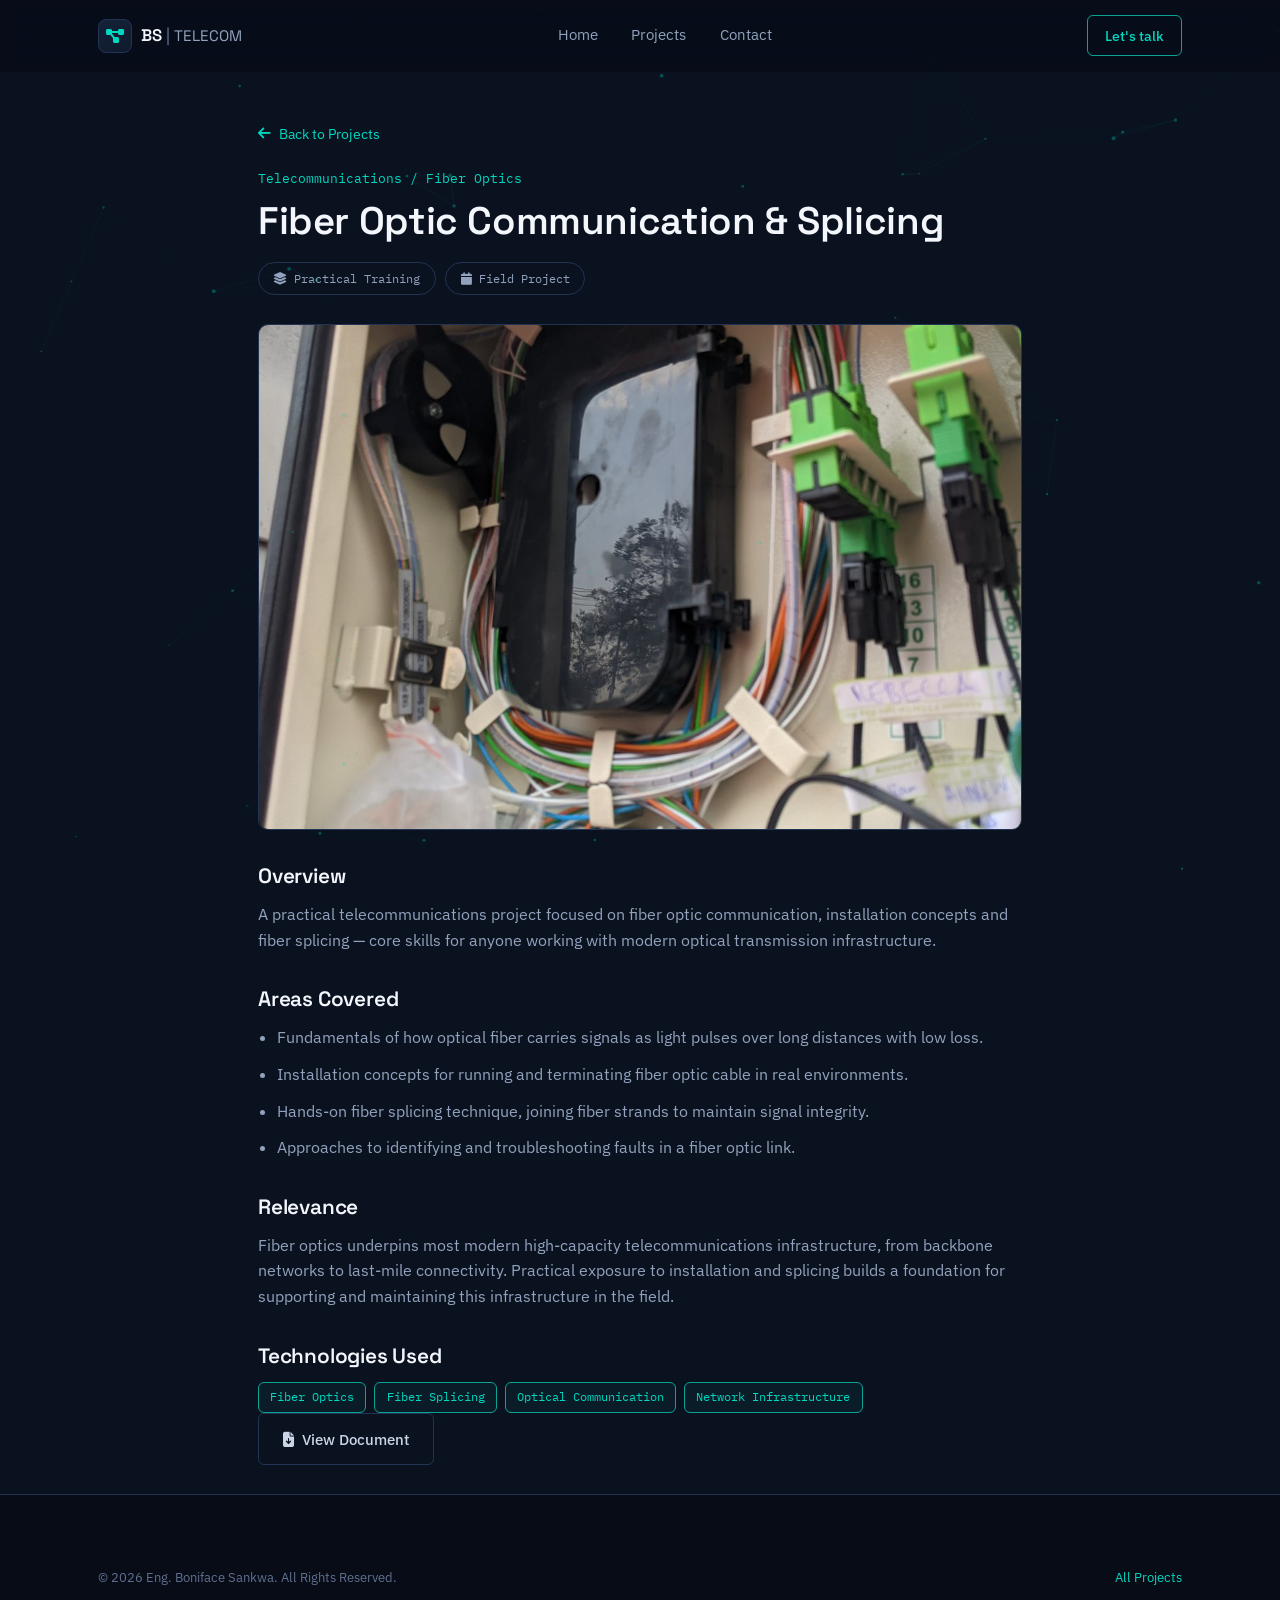
<file: projects/fiber-optics.html>
<!DOCTYPE html>
<html lang="en">
<head>
<meta charset="UTF-8">
<meta name="viewport" content="width=device-width, initial-scale=1.0">
<title>Fiber Optic Communication &amp; Splicing | Boniface Sankwa</title>
<meta name="description" content="Practical telecommunications project on fiber optic communication, installation concepts and fiber splicing, by Eng. Boniface Sankwa.">
<link rel="canonical" href="https://bonifacesankwa.github.io/projects/fiber-optics.html">
<meta property="og:type" content="article">
<meta property="og:title" content="Fiber Optic Communication & Splicing">
<meta property="og:description" content="A practical telecommunications project focused on fiber optic communication, installation concepts and fiber splicing.">
<meta property="og:image" content="../assets/images/fiber-optics.jpg">
<link rel="icon" type="image/png" href="../assets/icons/favicon.png">
<link rel="preconnect" href="https://fonts.googleapis.com">
<link rel="preconnect" href="https://fonts.gstatic.com" crossorigin>
<link href="https://fonts.googleapis.com/css2?family=Space+Grotesk:wght@500;600;700&family=IBM+Plex+Sans:wght@400;500;600&family=IBM+Plex+Mono:wght@400;500&display=swap" rel="stylesheet">
<link rel="stylesheet" href="https://cdnjs.cloudflare.com/ajax/libs/font-awesome/6.5.1/css/all.min.css">
<link rel="stylesheet" href="https://cdnjs.cloudflare.com/ajax/libs/twitter-bootstrap/5.3.2/css/bootstrap.min.css">
<link rel="stylesheet" href="../css/style.css">
<style>
  .project-page-hero { padding-top: calc(var(--nav-h) + 3rem); }
  .project-page-hero img { border-radius: var(--radius-m); border: 1px solid var(--line); width: 100%; aspect-ratio: 16/9; object-fit: cover; }
  .back-link { display:inline-flex; align-items:center; gap:0.5rem; color: var(--teal); font-size:0.9rem; margin-bottom:1.5rem; }
  .meta-row { display:flex; flex-wrap:wrap; gap:0.6rem; margin: 1.2rem 0 1.8rem; }
  .meta-row span { font-family: var(--font-mono); font-size:0.78rem; color:var(--ink-2); border:1px solid var(--line); border-radius:999px; padding:0.35rem 0.9rem; }
  .prose h2 { font-size: 1.3rem; margin: 2.2rem 0 0.8rem; }
  .prose p, .prose li { color: var(--ink-2); font-size:1rem; margin-bottom:0.7rem; }
  .prose ul { padding-left: 1.2rem; list-style: disc; }
  .tech-block { display:flex; flex-wrap:wrap; gap:0.5rem; margin-top:0.5rem;}
  .tech-block span { font-family: var(--font-mono); font-size:0.78rem; color:var(--teal); border:1px solid var(--teal-dim); border-radius: var(--radius-s); padding:0.3rem 0.7rem; background: rgba(0,217,192,0.05); }
</style>
</head>
<body>
<canvas id="signal-canvas" aria-hidden="true"></canvas>

<header class="navbar">
  <div class="container">
    <a href="../index.html" class="brand" aria-label="BS Telecom — home">
      <span class="brand-mark"><i class="fa-solid fa-diagram-project"></i></span>
      <span>BS <span class="brand-sep">|</span> <span class="brand-sub">TELECOM</span></span>
    </a>
    <nav class="nav-links" id="nav-links" aria-label="Primary">
      <a href="../index.html#home">Home</a>
      <a href="../index.html#projects">Projects</a>
      <a href="../index.html#contact">Contact</a>
    </nav>
    <a href="../index.html#contact" class="nav-cta">Let's talk</a>
    <button class="nav-toggle" id="nav-toggle" aria-label="Toggle navigation menu" aria-expanded="false" aria-controls="nav-links"><span></span><span></span><span></span></button>
  </div>
</header>

<main id="main-content">
  <section class="project-page-hero">
    <div class="container" style="max-width: 860px;">
      <a href="../index.html#projects" class="back-link"><i class="fa-solid fa-arrow-left"></i> Back to Projects</a>
      <span class="section-index">Telecommunications / Fiber Optics</span>
      <h1 style="font-size:clamp(1.7rem,4vw,2.4rem); margin-top:0.6rem;">Fiber Optic Communication &amp; Splicing</h1>
      <div class="meta-row">
        <span><i class="fa-solid fa-layer-group"></i> Practical Training</span>
        <span><i class="fa-solid fa-calendar"></i> Field Project</span>
      </div>
      <img src="../assets/images/fiber-optics.jpg" alt="Abstract illustration of fiber optic strands carrying light pulses" width="900" height="506">

      <div class="prose">
        <h2>Overview</h2>
        <p>A practical telecommunications project focused on fiber optic communication, installation concepts and fiber splicing — core skills for anyone working with modern optical transmission infrastructure.</p>

        <h2>Areas Covered</h2>
        <ul>
          <li>Fundamentals of how optical fiber carries signals as light pulses over long distances with low loss.</li>
          <li>Installation concepts for running and terminating fiber optic cable in real environments.</li>
          <li>Hands-on fiber splicing technique, joining fiber strands to maintain signal integrity.</li>
          <li>Approaches to identifying and troubleshooting faults in a fiber optic link.</li>
        </ul>

        <h2>Relevance</h2>
        <p>Fiber optics underpins most modern high-capacity telecommunications infrastructure, from backbone networks to last-mile connectivity. Practical exposure to installation and splicing builds a foundation for supporting and maintaining this infrastructure in the field.</p>

        <h2>Technologies Used</h2>
        <div class="tech-block">
          <span>Fiber Optics</span><span>Fiber Splicing</span><span>Optical Communication</span><span>Network Infrastructure</span>
        </div>
      </div>
     <a href="../documents/fiber-optics-report.pdf" class="btn btn-outline" download style="margin-bottom:1.8rem;"><i class="fa-solid fa-file-arrow-down"></i> View Document</a>
    </div>
  </section>
</main>

<footer class="site-footer">
  <div class="container">
    <div class="footer-bottom">
      <p>&copy; <span id="year"></span> Eng. Boniface Sankwa. All Rights Reserved.</p>
      <a href="../index.html#projects" style="color:var(--teal);">All Projects</a>
    </div>
  </div>
</footer>

<button class="back-to-top" aria-label="Back to top"><i class="fa-solid fa-arrow-up"></i></button>
<script src="../js/main.js"></script>
</body>
</html>
</file>
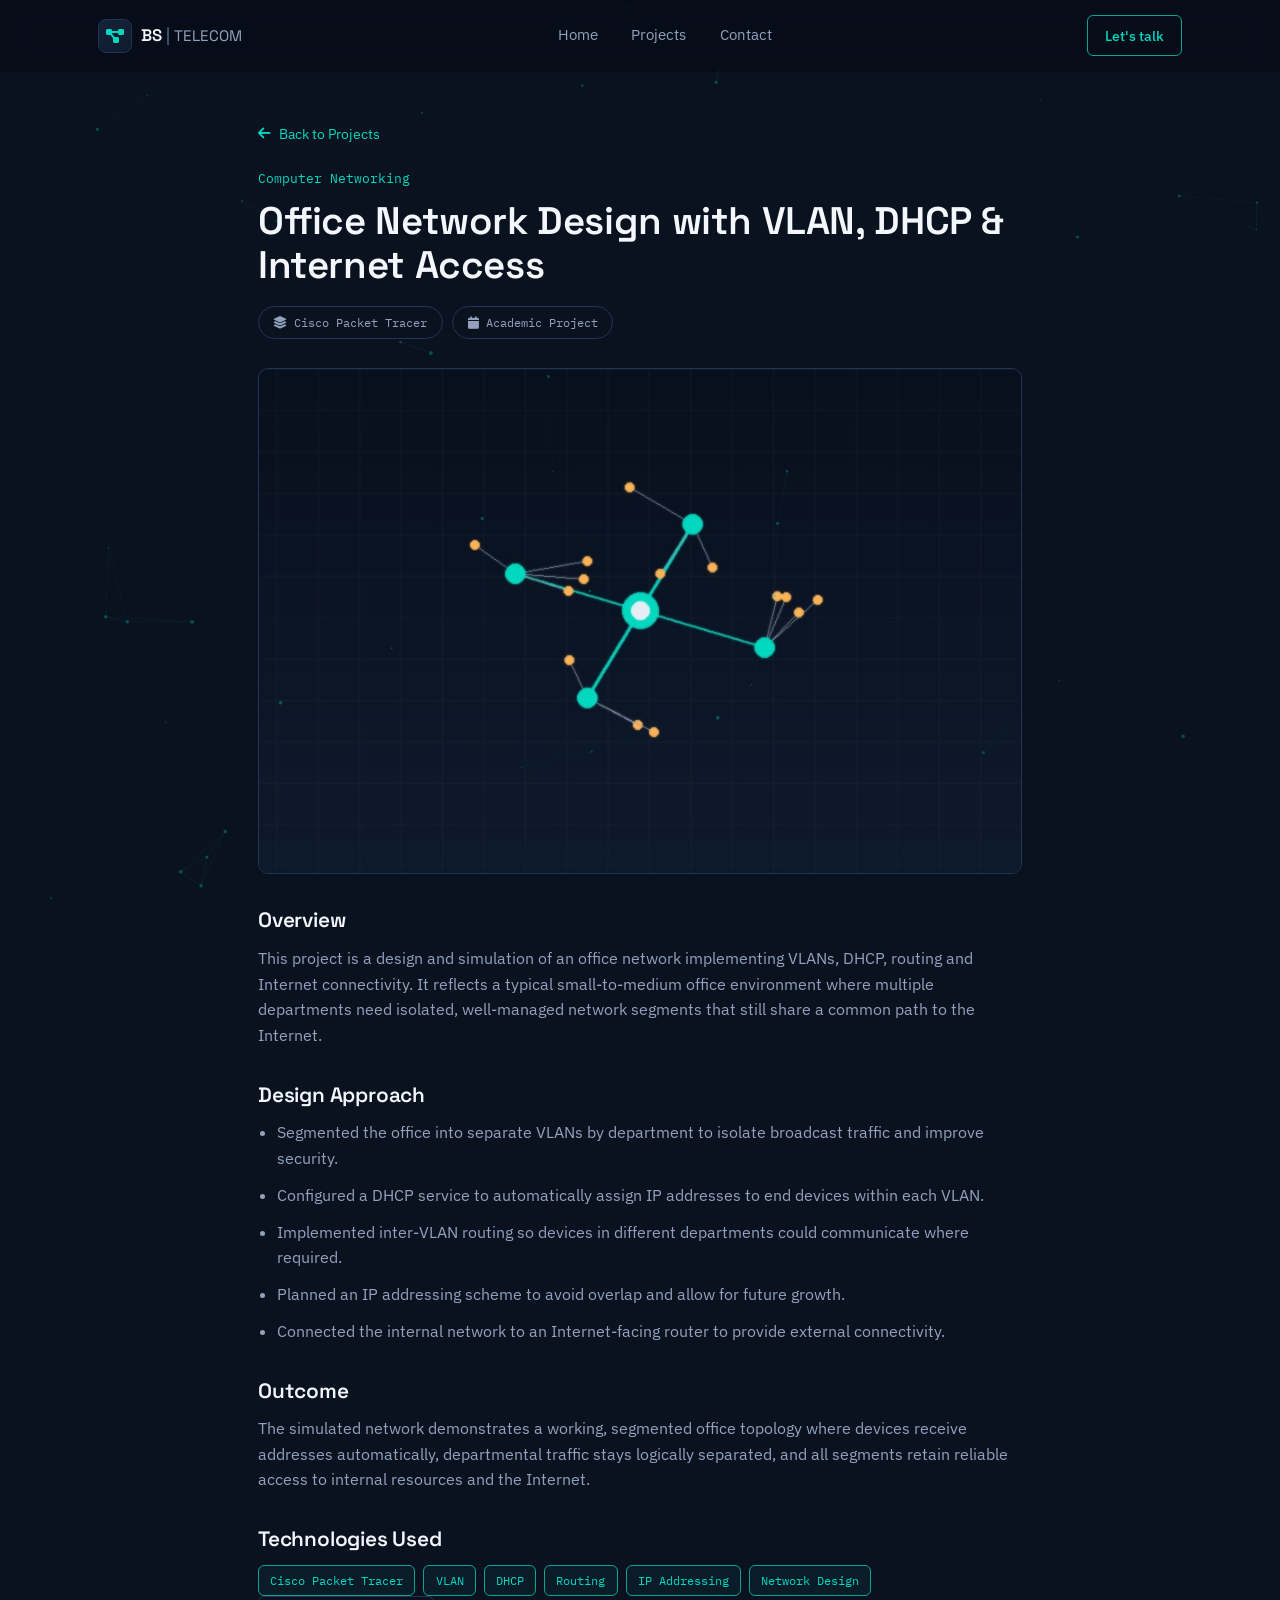
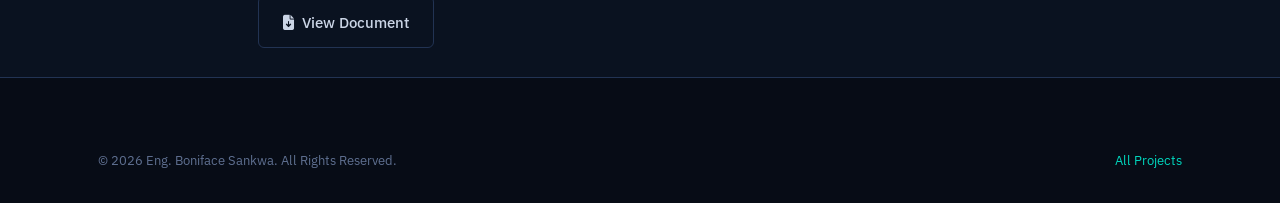
<file: projects/network-design.html>
<!DOCTYPE html>
<html lang="en">
<head>
<meta charset="UTF-8">
<meta name="viewport" content="width=device-width, initial-scale=1.0">
<title>Office Network Design with VLAN, DHCP &amp; Internet Access | Boniface Sankwa</title>
<meta name="description" content="Design and simulation of an office network implementing VLANs, DHCP, routing and Internet connectivity, by Eng. Boniface Sankwa.">
<link rel="canonical" href="https://bonifacesankwa.github.io/projects/network-design.html">
<meta property="og:type" content="article">
<meta property="og:title" content="Office Network Design with VLAN, DHCP & Internet Access">
<meta property="og:description" content="Design and simulation of an office network implementing VLANs, DHCP, routing and Internet connectivity.">
<meta property="og:image" content="../assets/images/network-project.jpg">
<link rel="icon" type="image/png" href="../assets/icons/favicon.png">
<link rel="preconnect" href="https://fonts.googleapis.com">
<link rel="preconnect" href="https://fonts.gstatic.com" crossorigin>
<link href="https://fonts.googleapis.com/css2?family=Space+Grotesk:wght@500;600;700&family=IBM+Plex+Sans:wght@400;500;600&family=IBM+Plex+Mono:wght@400;500&display=swap" rel="stylesheet">
<link rel="stylesheet" href="https://cdnjs.cloudflare.com/ajax/libs/font-awesome/6.5.1/css/all.min.css">
<link rel="stylesheet" href="https://cdnjs.cloudflare.com/ajax/libs/twitter-bootstrap/5.3.2/css/bootstrap.min.css">
<link rel="stylesheet" href="../css/style.css">
<style>
  .project-page-hero { padding-top: calc(var(--nav-h) + 3rem); }
  .project-page-hero img { border-radius: var(--radius-m); border: 1px solid var(--line); width: 100%; aspect-ratio: 16/9; object-fit: cover; }
  .back-link { display:inline-flex; align-items:center; gap:0.5rem; color: var(--teal); font-size:0.9rem; margin-bottom:1.5rem; }
  .meta-row { display:flex; flex-wrap:wrap; gap:0.6rem; margin: 1.2rem 0 1.8rem; }
  .meta-row span { font-family: var(--font-mono); font-size:0.78rem; color:var(--ink-2); border:1px solid var(--line); border-radius:999px; padding:0.35rem 0.9rem; }
  .prose h2 { font-size: 1.3rem; margin: 2.2rem 0 0.8rem; }
  .prose p, .prose li { color: var(--ink-2); font-size:1rem; margin-bottom:0.7rem; }
  .prose ul { padding-left: 1.2rem; list-style: disc; }
  .tech-block { display:flex; flex-wrap:wrap; gap:0.5rem; margin-top:0.5rem;}
  .tech-block span { font-family: var(--font-mono); font-size:0.78rem; color:var(--teal); border:1px solid var(--teal-dim); border-radius: var(--radius-s); padding:0.3rem 0.7rem; background: rgba(0,217,192,0.05); }
</style>
</head>
<body>
<canvas id="signal-canvas" aria-hidden="true"></canvas>

<header class="navbar">
  <div class="container">
    <a href="../index.html" class="brand" aria-label="BS Telecom — home">
      <span class="brand-mark"><i class="fa-solid fa-diagram-project"></i></span>
      <span>BS <span class="brand-sep">|</span> <span class="brand-sub">TELECOM</span></span>
    </a>
    <nav class="nav-links" id="nav-links" aria-label="Primary">
      <a href="../index.html#home">Home</a>
      <a href="../index.html#projects">Projects</a>
      <a href="../index.html#contact">Contact</a>
    </nav>
    <a href="../index.html#contact" class="nav-cta">Let's talk</a>
    <button class="nav-toggle" id="nav-toggle" aria-label="Toggle navigation menu" aria-expanded="false" aria-controls="nav-links"><span></span><span></span><span></span></button>
  </div>
</header>

<main id="main-content">
  <section class="project-page-hero">
    <div class="container" style="max-width: 860px;">
      <a href="../index.html#projects" class="back-link"><i class="fa-solid fa-arrow-left"></i> Back to Projects</a>
      <span class="section-index">Computer Networking</span>
      <h1 style="font-size:clamp(1.7rem,4vw,2.4rem); margin-top:0.6rem;">Office Network Design with VLAN, DHCP &amp; Internet Access</h1>
      <div class="meta-row">
        <span><i class="fa-solid fa-layer-group"></i> Cisco Packet Tracer</span>
        <span><i class="fa-solid fa-calendar"></i> Academic Project</span>
      </div>
      <img src="../assets/images/network-project.jpg" alt="Diagram of an office network topology with VLANs, DHCP and a core switch" width="900" height="506">

      <div class="prose">
        <h2>Overview</h2>
        <p>This project is a design and simulation of an office network implementing VLANs, DHCP, routing and Internet connectivity. It reflects a typical small-to-medium office environment where multiple departments need isolated, well-managed network segments that still share a common path to the Internet.</p>

        <h2>Design Approach</h2>
        <ul>
          <li>Segmented the office into separate VLANs by department to isolate broadcast traffic and improve security.</li>
          <li>Configured a DHCP service to automatically assign IP addresses to end devices within each VLAN.</li>
          <li>Implemented inter-VLAN routing so devices in different departments could communicate where required.</li>
          <li>Planned an IP addressing scheme to avoid overlap and allow for future growth.</li>
          <li>Connected the internal network to an Internet-facing router to provide external connectivity.</li>
        </ul>

        <h2>Outcome</h2>
        <p>The simulated network demonstrates a working, segmented office topology where devices receive addresses automatically, departmental traffic stays logically separated, and all segments retain reliable access to internal resources and the Internet.</p>

        <h2>Technologies Used</h2>
        <div class="tech-block">
          <span>Cisco Packet Tracer</span><span>VLAN</span><span>DHCP</span><span>Routing</span><span>IP Addressing</span><span>Network Design</span>
        </div>
      </div>
      <a href="../documents/network-design-report.pdf" class="btn btn-outline" download style="margin-bottom:1.8rem;"><i class="fa-solid fa-file-arrow-down"></i> View Document</a>      
    </div>
  </section>
</main>

<footer class="site-footer">
  <div class="container">
    <div class="footer-bottom">
      <p>&copy; <span id="year"></span> Eng. Boniface Sankwa. All Rights Reserved.</p>
      <a href="../index.html#projects" style="color:var(--teal);">All Projects</a>
    </div>
  </div>
</footer>

<button class="back-to-top" aria-label="Back to top"><i class="fa-solid fa-arrow-up"></i></button>
<script src="../js/main.js"></script>
</body>
</html>
</file>
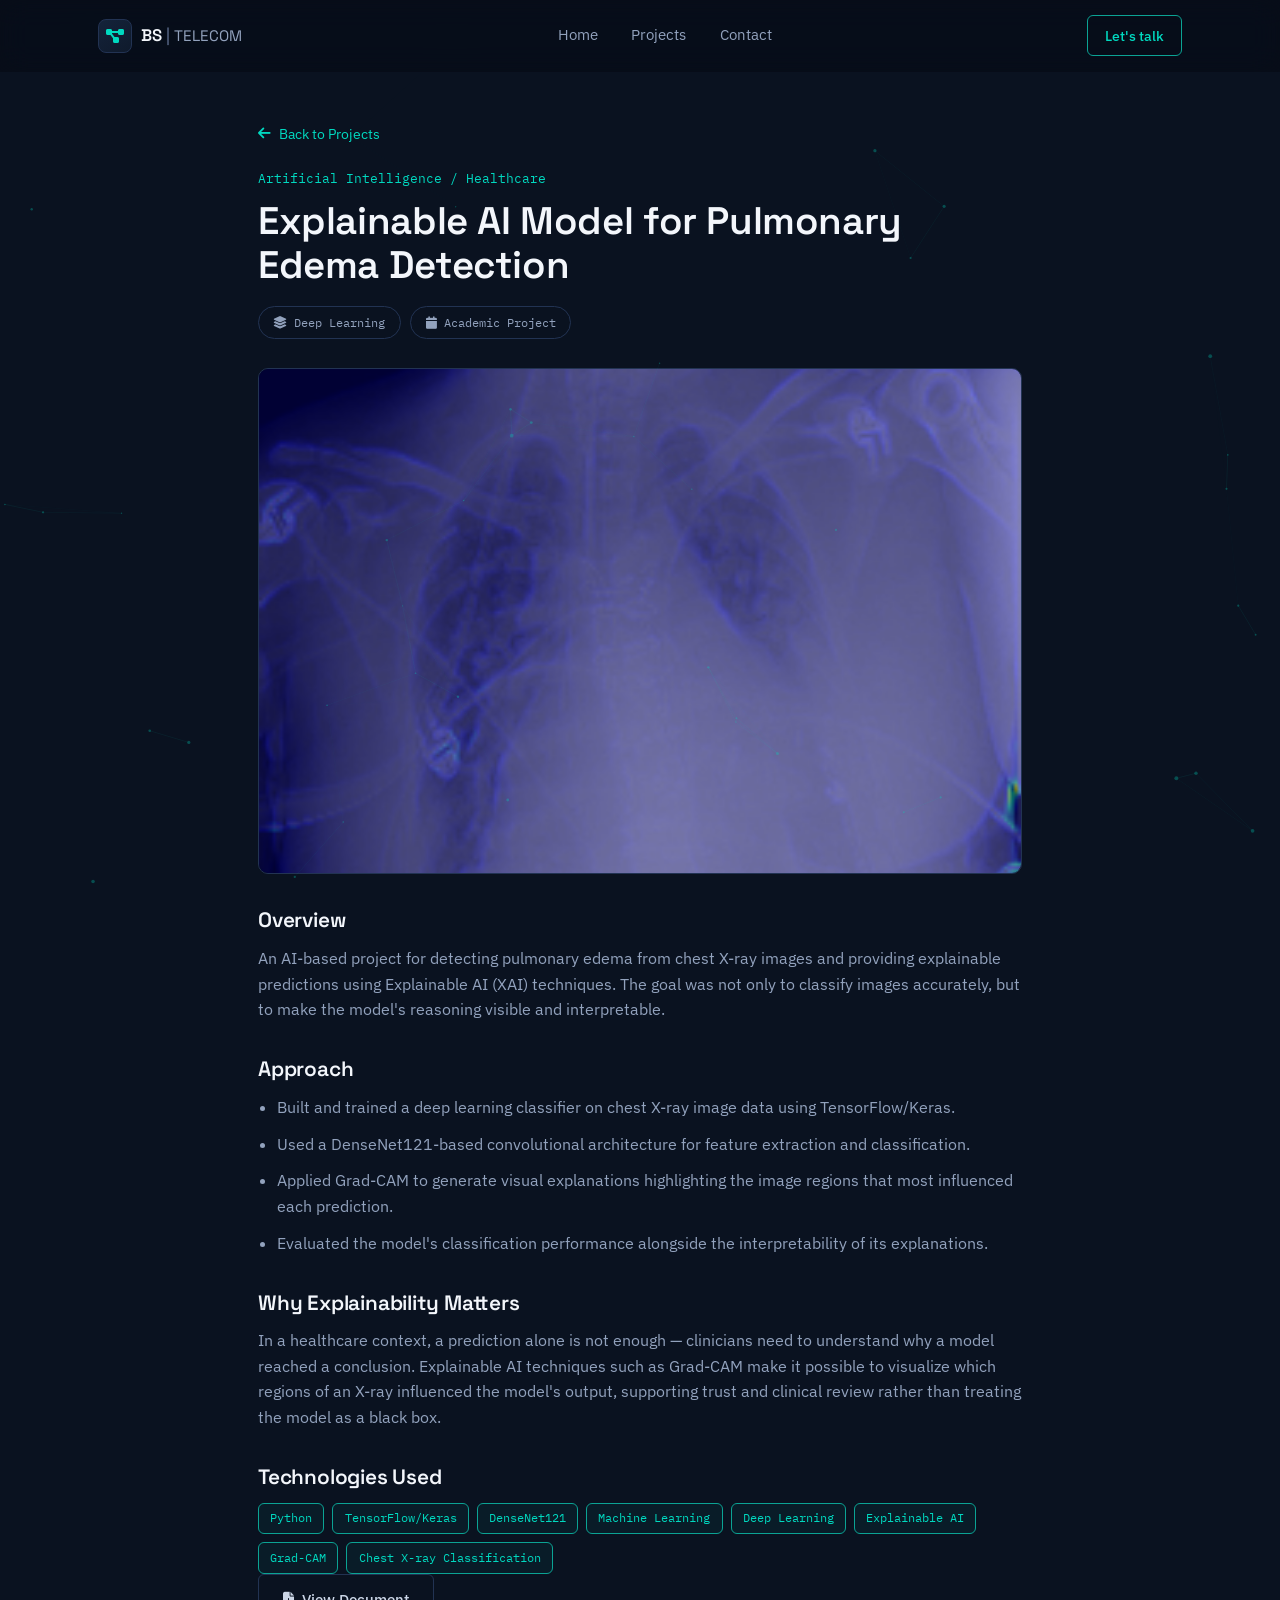
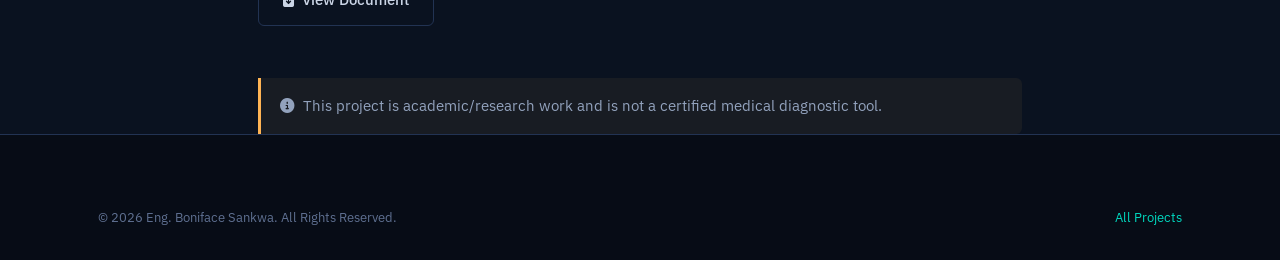
<file: projects/pulmoxai.html>
<!DOCTYPE html>
<html lang="en">
<head>
<meta charset="UTF-8">
<meta name="viewport" content="width=device-width, initial-scale=1.0">
<title>Explainable AI Model for Pulmonary Edema Detection | Boniface Sankwa</title>
<meta name="description" content="AI-based detection of pulmonary edema from chest X-ray images with explainable predictions, by Eng. Boniface Sankwa.">
<link rel="canonical" href="https://bonifacesankwa.github.io/projects/pulmoxai.html">
<meta property="og:type" content="article">
<meta property="og:title" content="Explainable AI Model for Pulmonary Edema Detection">
<meta property="og:description" content="AI-based project detecting pulmonary edema from chest X-ray images with explainable predictions using XAI techniques.">
<meta property="og:image" content="../assets/images/pulmoxai.png">
<link rel="icon" type="image/png" href="../assets/icons/favicon.png">
<link rel="preconnect" href="https://fonts.googleapis.com">
<link rel="preconnect" href="https://fonts.gstatic.com" crossorigin>
<link href="https://fonts.googleapis.com/css2?family=Space+Grotesk:wght@500;600;700&family=IBM+Plex+Sans:wght@400;500;600&family=IBM+Plex+Mono:wght@400;500&display=swap" rel="stylesheet">
<link rel="stylesheet" href="https://cdnjs.cloudflare.com/ajax/libs/font-awesome/6.5.1/css/all.min.css">
<link rel="stylesheet" href="https://cdnjs.cloudflare.com/ajax/libs/twitter-bootstrap/5.3.2/css/bootstrap.min.css">
<link rel="stylesheet" href="../css/style.css">
<style>
  .project-page-hero { padding-top: calc(var(--nav-h) + 3rem); }
  .project-page-hero img { border-radius: var(--radius-m); border: 1px solid var(--line); width: 100%; aspect-ratio: 16/9; object-fit: cover; }
  .back-link { display:inline-flex; align-items:center; gap:0.5rem; color: var(--teal); font-size:0.9rem; margin-bottom:1.5rem; }
  .meta-row { display:flex; flex-wrap:wrap; gap:0.6rem; margin: 1.2rem 0 1.8rem; }
  .meta-row span { font-family: var(--font-mono); font-size:0.78rem; color:var(--ink-2); border:1px solid var(--line); border-radius:999px; padding:0.35rem 0.9rem; }
  .prose h2 { font-size: 1.3rem; margin: 2.2rem 0 0.8rem; }
  .prose p, .prose li { color: var(--ink-2); font-size:1rem; margin-bottom:0.7rem; }
  .prose ul { padding-left: 1.2rem; list-style: disc; }
  .tech-block { display:flex; flex-wrap:wrap; gap:0.5rem; margin-top:0.5rem;}
  .tech-block span { font-family: var(--font-mono); font-size:0.78rem; color:var(--teal); border:1px solid var(--teal-dim); border-radius: var(--radius-s); padding:0.3rem 0.7rem; background: rgba(0,217,192,0.05); }
  .note-box { border-left: 3px solid var(--amber); background: rgba(255,180,84,0.06); padding: 1rem 1.2rem; border-radius: 0 var(--radius-s) var(--radius-s) 0; font-size:0.92rem; color: var(--ink-2); margin-top: 1.5rem; }
</style>
</head>
<body>
<canvas id="signal-canvas" aria-hidden="true"></canvas>

<header class="navbar">
  <div class="container">
    <a href="../index.html" class="brand" aria-label="BS Telecom — home">
      <span class="brand-mark"><i class="fa-solid fa-diagram-project"></i></span>
      <span>BS <span class="brand-sep">|</span> <span class="brand-sub">TELECOM</span></span>
    </a>
    <nav class="nav-links" id="nav-links" aria-label="Primary">
      <a href="../index.html#home">Home</a>
      <a href="../index.html#projects">Projects</a>
      <a href="../index.html#contact">Contact</a>
    </nav>
    <a href="../index.html#contact" class="nav-cta">Let's talk</a>
    <button class="nav-toggle" id="nav-toggle" aria-label="Toggle navigation menu" aria-expanded="false" aria-controls="nav-links"><span></span><span></span><span></span></button>
  </div>
</header>

<main id="main-content">
  <section class="project-page-hero">
    <div class="container" style="max-width: 860px;">
      <a href="../index.html#projects" class="back-link"><i class="fa-solid fa-arrow-left"></i> Back to Projects</a>
      <span class="section-index">Artificial Intelligence / Healthcare</span>
      <h1 style="font-size:clamp(1.7rem,4vw,2.4rem); margin-top:0.6rem;">Explainable AI Model for Pulmonary Edema Detection</h1>
      <div class="meta-row">
        <span><i class="fa-solid fa-layer-group"></i> Deep Learning</span>
        <span><i class="fa-solid fa-calendar"></i> Academic Project</span>
      </div>
      <img src="../assets/images/pulmoxai.png" alt="Abstract visualization of an explainable AI heatmap overlaid on a chest scan outline" width="900" height="506">

      <div class="prose">
        <h2>Overview</h2>
        <p>An AI-based project for detecting pulmonary edema from chest X-ray images and providing explainable predictions using Explainable AI (XAI) techniques. The goal was not only to classify images accurately, but to make the model's reasoning visible and interpretable.</p>

        <h2>Approach</h2>
        <ul>
          <li>Built and trained a deep learning classifier on chest X-ray image data using TensorFlow/Keras.</li>
          <li>Used a DenseNet121-based convolutional architecture for feature extraction and classification.</li>
          <li>Applied Grad-CAM to generate visual explanations highlighting the image regions that most influenced each prediction.</li>
          <li>Evaluated the model's classification performance alongside the interpretability of its explanations.</li>
        </ul>

        <h2>Why Explainability Matters</h2>
        <p>In a healthcare context, a prediction alone is not enough — clinicians need to understand why a model reached a conclusion. Explainable AI techniques such as Grad-CAM make it possible to visualize which regions of an X-ray influenced the model's output, supporting trust and clinical review rather than treating the model as a black box.</p>

        <h2>Technologies Used</h2>
        <div class="tech-block">
          <span>Python</span><span>TensorFlow/Keras</span><span>DenseNet121</span><span>Machine Learning</span><span>Deep Learning</span><span>Explainable AI</span><span>Grad-CAM</span><span>Chest X-ray Classification</span>
        </div>
      <a href="../documents/pulmoxai-report.pdf" class="btn btn-outline" download style="margin-bottom:1.8rem;"><i class="fa-solid fa-file-arrow-down"></i> View Document</a>
        <div class="note-box"><i class="fa-solid fa-circle-info"></i>&nbsp; This project is academic/research work and is not a certified medical diagnostic tool.</div>
      </div>
    </div>
  </section>
</main>

<footer class="site-footer">
  <div class="container">
    <div class="footer-bottom">
      <p>&copy; <span id="year"></span> Eng. Boniface Sankwa. All Rights Reserved.</p>
      <a href="../index.html#projects" style="color:var(--teal);">All Projects</a>
    </div>
  </div>
</footer>

<button class="back-to-top" aria-label="Back to top"><i class="fa-solid fa-arrow-up"></i></button>
<script src="../js/main.js"></script>
</body>
</html>
</file>
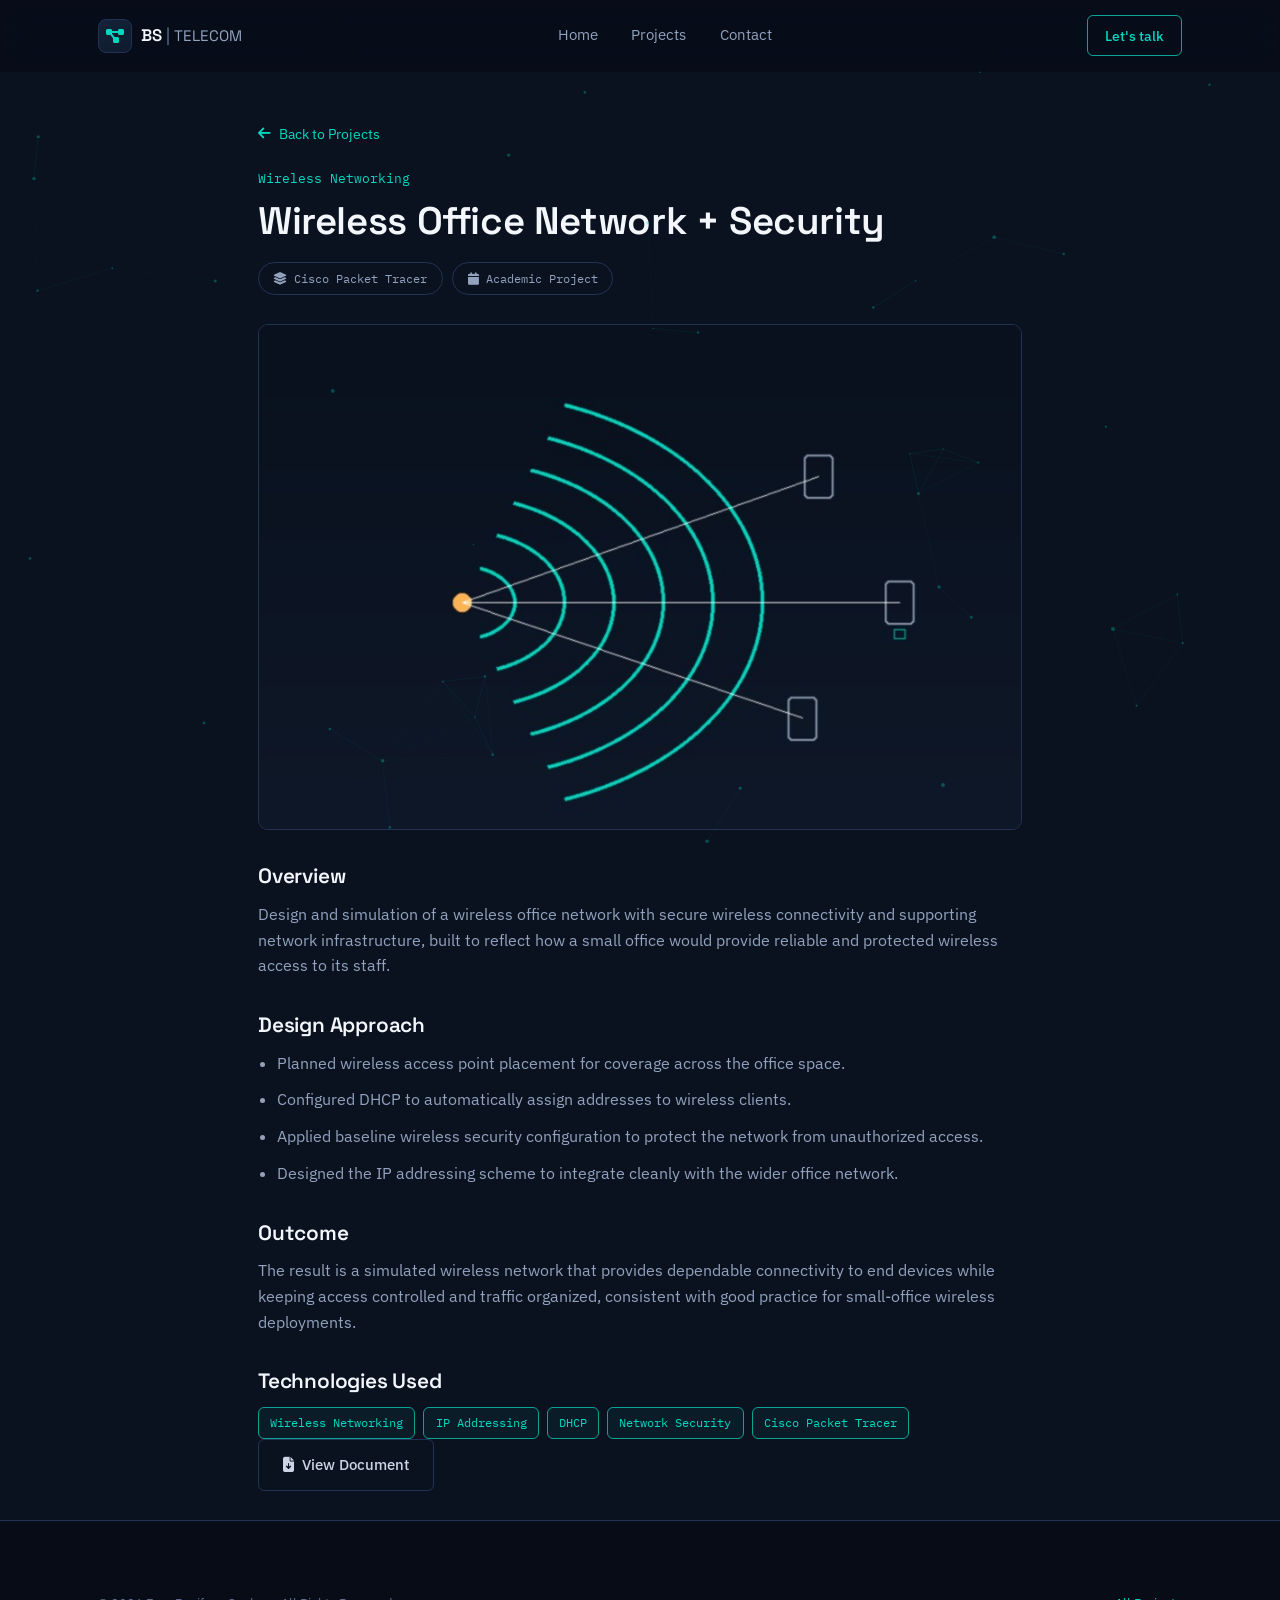
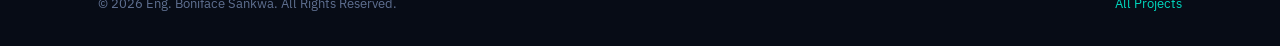
<file: projects/wireless-network.html>
<!DOCTYPE html>
<html lang="en">
<head>
<meta charset="UTF-8">
<meta name="viewport" content="width=device-width, initial-scale=1.0">
<title>Wireless Office Network + Security | Boniface Sankwa</title>
<meta name="description" content="Design and simulation of a wireless office network with secure wireless connectivity, by Eng. Boniface Sankwa.">
<link rel="canonical" href="https://bonifacesankwa.github.io/projects/wireless-network.html">
<meta property="og:type" content="article">
<meta property="og:title" content="Wireless Office Network + Security">
<meta property="og:description" content="Design and simulation of a wireless office network with secure wireless connectivity and network infrastructure.">
<meta property="og:image" content="../assets/images/wireless-network.jpg">
<link rel="icon" type="image/png" href="../assets/icons/favicon.png">
<link rel="preconnect" href="https://fonts.googleapis.com">
<link rel="preconnect" href="https://fonts.gstatic.com" crossorigin>
<link href="https://fonts.googleapis.com/css2?family=Space+Grotesk:wght@500;600;700&family=IBM+Plex+Sans:wght@400;500;600&family=IBM+Plex+Mono:wght@400;500&display=swap" rel="stylesheet">
<link rel="stylesheet" href="https://cdnjs.cloudflare.com/ajax/libs/font-awesome/6.5.1/css/all.min.css">
<link rel="stylesheet" href="https://cdnjs.cloudflare.com/ajax/libs/twitter-bootstrap/5.3.2/css/bootstrap.min.css">
<link rel="stylesheet" href="../css/style.css">
<style>
  .project-page-hero { padding-top: calc(var(--nav-h) + 3rem); }
  .project-page-hero img { border-radius: var(--radius-m); border: 1px solid var(--line); width: 100%; aspect-ratio: 16/9; object-fit: cover; }
  .back-link { display:inline-flex; align-items:center; gap:0.5rem; color: var(--teal); font-size:0.9rem; margin-bottom:1.5rem; }
  .meta-row { display:flex; flex-wrap:wrap; gap:0.6rem; margin: 1.2rem 0 1.8rem; }
  .meta-row span { font-family: var(--font-mono); font-size:0.78rem; color:var(--ink-2); border:1px solid var(--line); border-radius:999px; padding:0.35rem 0.9rem; }
  .prose h2 { font-size: 1.3rem; margin: 2.2rem 0 0.8rem; }
  .prose p, .prose li { color: var(--ink-2); font-size:1rem; margin-bottom:0.7rem; }
  .prose ul { padding-left: 1.2rem; list-style: disc; }
  .tech-block { display:flex; flex-wrap:wrap; gap:0.5rem; margin-top:0.5rem;}
  .tech-block span { font-family: var(--font-mono); font-size:0.78rem; color:var(--teal); border:1px solid var(--teal-dim); border-radius: var(--radius-s); padding:0.3rem 0.7rem; background: rgba(0,217,192,0.05); }
</style>
</head>
<body>
<canvas id="signal-canvas" aria-hidden="true"></canvas>

<header class="navbar">
  <div class="container">
    <a href="../index.html" class="brand" aria-label="BS Telecom — home">
      <span class="brand-mark"><i class="fa-solid fa-diagram-project"></i></span>
      <span>BS <span class="brand-sep">|</span> <span class="brand-sub">TELECOM</span></span>
    </a>
    <nav class="nav-links" id="nav-links" aria-label="Primary">
      <a href="../index.html#home">Home</a>
      <a href="../index.html#projects">Projects</a>
      <a href="../index.html#contact">Contact</a>
    </nav>
    <a href="../index.html#contact" class="nav-cta">Let's talk</a>
    <button class="nav-toggle" id="nav-toggle" aria-label="Toggle navigation menu" aria-expanded="false" aria-controls="nav-links"><span></span><span></span><span></span></button>
  </div>
</header>

<main id="main-content">
  <section class="project-page-hero">
    <div class="container" style="max-width: 860px;">
      <a href="../index.html#projects" class="back-link"><i class="fa-solid fa-arrow-left"></i> Back to Projects</a>
      <span class="section-index">Wireless Networking</span>
      <h1 style="font-size:clamp(1.7rem,4vw,2.4rem); margin-top:0.6rem;">Wireless Office Network + Security</h1>
      <div class="meta-row">
        <span><i class="fa-solid fa-layer-group"></i> Cisco Packet Tracer</span>
        <span><i class="fa-solid fa-calendar"></i> Academic Project</span>
      </div>
      <img src="../assets/images/wireless-network.jpg" alt="Illustration of wireless signal coverage reaching multiple office devices" width="900" height="506">

      <div class="prose">
        <h2>Overview</h2>
        <p>Design and simulation of a wireless office network with secure wireless connectivity and supporting network infrastructure, built to reflect how a small office would provide reliable and protected wireless access to its staff.</p>

        <h2>Design Approach</h2>
        <ul>
          <li>Planned wireless access point placement for coverage across the office space.</li>
          <li>Configured DHCP to automatically assign addresses to wireless clients.</li>
          <li>Applied baseline wireless security configuration to protect the network from unauthorized access.</li>
          <li>Designed the IP addressing scheme to integrate cleanly with the wider office network.</li>
        </ul>

        <h2>Outcome</h2>
        <p>The result is a simulated wireless network that provides dependable connectivity to end devices while keeping access controlled and traffic organized, consistent with good practice for small-office wireless deployments.</p>

        <h2>Technologies Used</h2>
        <div class="tech-block">
          <span>Wireless Networking</span><span>IP Addressing</span><span>DHCP</span><span>Network Security</span><span>Cisco Packet Tracer</span>
        </div>
      </div>
      <a href="../documents/wireless-network-report.pdf" class="btn btn-outline" download style="margin-bottom:1.8rem;"><i class="fa-solid fa-file-arrow-down"></i> View Document</a>
    </div>
  </section>
</main>

<footer class="site-footer">
  <div class="container">
    <div class="footer-bottom">
      <p>&copy; <span id="year"></span> Eng. Boniface Sankwa. All Rights Reserved.</p>
      <a href="../index.html#projects" style="color:var(--teal);">All Projects</a>
    </div>
  </div>
</footer>

<button class="back-to-top" aria-label="Back to top"><i class="fa-solid fa-arrow-up"></i></button>
<script src="../js/main.js"></script>
</body>
</html>
</file>
<file: css/style.css>
/* ==========================================================================
   Eng. Boniface Sankwa — Telecommunication Systems Engineer Portfolio
   Stylesheet
   Design language: deep navy "night network" base, fiber-optic teal signal
   accent, amber activity-light accent. Typography: Space Grotesk (display,
   geometric/technical) + IBM Plex Sans (body, engineering-documentation feel).
   ========================================================================== */

:root {
  /* --- Color tokens --- */
  --navy-950: #070c16;
  --navy-900: #0a1220;
  --navy-800: #0f1a2c;
  --navy-700: #14233a;
  --navy-600: #1b2e49;
  --line: #223353;

  --teal: #00d9c0;
  --teal-dim: #0ba394;
  --teal-glow: rgba(0, 217, 192, 0.35);

  --amber: #ffb454;
  --amber-dim: #cf8f3f;

  --ink-0: #f3f6fb;
  --ink-1: #cbd5e6;
  --ink-2: #92a2bd;
  --ink-3: #5f7091;

  /* --- Type --- */
  --font-display: "Space Grotesk", "Segoe UI", sans-serif;
  --font-body: "IBM Plex Sans", "Segoe UI", sans-serif;
  --font-mono: "IBM Plex Mono", "Courier New", monospace;

  /* --- Layout --- */
  --max-w: 1180px;
  --gutter: clamp(1.25rem, 4vw, 3rem);
  --radius-s: 6px;
  --radius-m: 10px;
  --nav-h: 72px;

  --ease: cubic-bezier(0.16, 1, 0.3, 1);
}

/* --- Reset --- */
*, *::before, *::after { box-sizing: border-box; }
html { scroll-behavior: smooth; }
body, h1, h2, h3, h4, p, ul, ol, figure { margin: 0; }
ul, ol { padding: 0; list-style: none; }
img { max-width: 100%; display: block; }
a { color: inherit; text-decoration: none; }
button { font: inherit; color: inherit; background: none; border: 0; cursor: pointer; }
input, textarea { font: inherit; color: inherit; }

@media (prefers-reduced-motion: reduce) {
  html { scroll-behavior: auto; }
  *, *::before, *::after {
    animation-duration: 0.001ms !important;
    animation-iteration-count: 1 !important;
    transition-duration: 0.001ms !important;
    scroll-behavior: auto !important;
  }
}

body {
  background: var(--navy-900);
  color: var(--ink-1);
  font-family: var(--font-body);
  font-size: 16px;
  line-height: 1.6;
  -webkit-font-smoothing: antialiased;
  overflow-x: hidden;
}

:focus-visible {
  outline: 2px solid var(--teal);
  outline-offset: 3px;
  border-radius: 3px;
}

.container {
  max-width: var(--max-w);
  margin-inline: auto;
  padding-inline: var(--gutter);
}

.skip-link {
  position: absolute;
  left: -999px;
  top: 0;
  background: var(--teal);
  color: var(--navy-950);
  padding: 0.75rem 1.25rem;
  z-index: 999;
  font-weight: 600;
  border-radius: 0 0 var(--radius-s) 0;
}
.skip-link:focus { left: 0; }

h1, h2, h3, h4 {
  font-family: var(--font-display);
  color: var(--ink-0);
  font-weight: 600;
  line-height: 1.15;
  letter-spacing: -0.01em;
}

.section {
  padding: clamp(4rem, 9vw, 7.5rem) 0;
  position: relative;
  border-top: 1px solid var(--line);
}

.section-head {
  max-width: 640px;
  margin-bottom: clamp(2.5rem, 5vw, 3.75rem);
}

.section-index {
  font-family: var(--font-mono);
  font-size: 0.8rem;
  color: var(--teal);
  display: block;
  margin-bottom: 0.6rem;
}

.section-head h2 {
  font-size: clamp(1.9rem, 3.4vw, 2.6rem);
}

.section-head p {
  color: var(--ink-2);
  margin-top: 0.9rem;
  font-size: 1.05rem;
  max-width: 54ch;
}

.section-bg-alt { background: var(--navy-800); }

/* ==========================================================================
   Background: signal-line canvas (single orchestrated ambient motif)
   ========================================================================== */
#signal-canvas {
  position: fixed;
  inset: 0;
  z-index: 0;
  width: 100%;
  height: 100%;
  opacity: 0.55;
  pointer-events: none;
}

/* ==========================================================================
   Navigation
   ========================================================================== */
.navbar {
  position: fixed;
  inset: 0 0 auto 0;
  height: var(--nav-h);
  z-index: 500;
  background: rgba(7, 12, 22, 0.72);
  backdrop-filter: blur(14px) saturate(140%);
  -webkit-backdrop-filter: blur(14px) saturate(140%);
  border-bottom: 1px solid transparent;
  transition: border-color 0.3s var(--ease), background 0.3s var(--ease);
}
.navbar.is-scrolled {
  border-bottom-color: var(--line);
  background: rgba(7, 12, 22, 0.92);
}

.navbar .container {
  height: 100%;
  display: flex;
  align-items: center;
  justify-content: space-between;
}

.brand {
  display: flex;
  align-items: center;
  gap: 0.55rem;
  font-family: var(--font-display);
  font-size: 1.05rem;
  color: var(--ink-0);
  font-weight: 600;
}
.brand .brand-mark {
  width: 34px;
  height: 34px;
  border-radius: 8px;
  background: linear-gradient(145deg, var(--navy-700), var(--navy-800));
  border: 1px solid var(--line);
  display: grid;
  place-items: center;
  color: var(--teal);
  font-size: 1rem;
}
.brand .brand-sep { color: var(--ink-3); font-weight: 400; }
.brand .brand-sub { color: var(--ink-2); font-weight: 400; font-size: 0.95rem; }

.nav-links {
  display: flex;
  align-items: center;
  gap: 2rem;
}
.nav-links a {
  font-size: 0.94rem;
  color: var(--ink-2);
  position: relative;
  padding: 0.3rem 0.05rem;
  transition: color 0.2s var(--ease);
}
.nav-links a::after {
  content: "";
  position: absolute;
  left: 0; bottom: -2px;
  width: 0; height: 2px;
  background: var(--teal);
  transition: width 0.25s var(--ease);
}
.nav-links a:hover,
.nav-links a.is-active { color: var(--ink-0); }
.nav-links a.is-active::after,
.nav-links a:hover::after { width: 100%; }

.nav-cta {
  border: 1px solid var(--teal-dim);
  color: var(--teal);
  padding: 0.5rem 1.05rem;
  border-radius: var(--radius-s);
  font-size: 0.9rem;
  font-weight: 500;
  transition: background 0.2s var(--ease), color 0.2s var(--ease);
}
.nav-cta:hover { background: var(--teal); color: var(--navy-950); }

.nav-toggle {
  display: none;
  flex-direction: column;
  gap: 5px;
  width: 26px;
  z-index: 600;
}
.nav-toggle span {
  height: 2px;
  background: var(--ink-0);
  border-radius: 2px;
  transition: transform 0.3s var(--ease), opacity 0.3s var(--ease);
}
.nav-toggle.is-open span:nth-child(1) { transform: translateY(7px) rotate(45deg); }
.nav-toggle.is-open span:nth-child(2) { opacity: 0; }
.nav-toggle.is-open span:nth-child(3) { transform: translateY(-7px) rotate(-45deg); }

/* ==========================================================================
   Hero
   ========================================================================== */
.hero {
  position: relative;
  min-height: 100vh;
  display: flex;
  align-items: center;
  padding-top: var(--nav-h);
  z-index: 1;
}

.hero .container {
  display: grid;
  grid-template-columns: 1.15fr 0.85fr;
  gap: clamp(2rem, 5vw, 4rem);
  align-items: center;
}

.hero-eyebrow {
  font-family: var(--font-mono);
  font-size: 0.85rem;
  color: var(--teal);
  display: flex;
  align-items: center;
  gap: 0.6rem;
  margin-bottom: 1.4rem;
}
.hero-eyebrow .dot {
  width: 7px; height: 7px;
  border-radius: 50%;
  background: var(--teal);
  box-shadow: 0 0 0 4px var(--teal-glow);
}

.hero h1 {
  font-size: clamp(2.4rem, 5.6vw, 4.1rem);
  color: var(--ink-0);
}
.hero h1 .last {
  display: block;
  color: transparent;
  -webkit-text-stroke: 1px var(--ink-1);
}

.hero-role {
  font-family: var(--font-mono);
  font-size: clamp(1rem, 1.6vw, 1.2rem);
  color: var(--amber);
  margin-top: 0.9rem;
}

.hero-intro {
  margin-top: 1.4rem;
  max-width: 52ch;
  color: var(--ink-2);
  font-size: 1.08rem;
}

.hero-actions {
  margin-top: 2.2rem;
  display: flex;
  flex-wrap: wrap;
  gap: 0.9rem;
}

.btn {
  display: inline-flex;
  align-items: center;
  justify-content: center;
  min-height: 2.75rem;
  gap: 0.5rem;
  padding: 0.85rem 1.5rem;
  border-radius: var(--radius-s);
  font-size: 0.95rem;
  font-weight: 500;
  transition: transform 0.2s var(--ease), background 0.2s var(--ease), border-color 0.2s var(--ease), color .2s var(--ease);
  border: 1px solid transparent;
  cursor: pointer;
  user-select: none;
}
.btn:hover { transform: translateY(-2px); }
.btn:active,
.filter-btn:active,
.nav-toggle:active,
.modal-close:active,
.back-to-top:active { transform: translateY(0); }
.btn-primary {
  background: var(--teal);
  color: var(--navy-950);
}
.btn-primary:hover { background: #1fe9d1; }
.btn-outline {
  border-color: var(--line);
  color: var(--ink-1);
}
.btn-outline:hover { border-color: var(--teal-dim); color: var(--ink-0); }
.btn-ghost {
  color: var(--ink-2);
  border-color: transparent;
}
.btn-ghost:hover { color: var(--teal); }

.hero-social {
  margin-top: 2.4rem;
  display: flex;
  align-items: center;
  gap: 1.1rem;
}
.hero-social a {
  width: 38px; height: 38px;
  display: grid;
  place-items: center;
  border: 1px solid var(--line);
  border-radius: 50%;
  color: var(--ink-2);
  transition: all 0.2s var(--ease);
}
.hero-social a:hover {
  color: var(--teal);
  border-color: var(--teal-dim);
  transform: translateY(-3px);
}

.hero-portrait {
  position: relative;
  justify-self: center;
}
.hero-portrait-frame {
  position: relative;
  width: min(360px, 80vw);
  aspect-ratio: 1 / 1.05;
  border-radius: var(--radius-m);
  overflow: hidden;
  border: 1px solid var(--line);
  background: var(--navy-800);
}
.hero-portrait-frame img {
  width: 100%; height: 100%;
  object-fit: cover;
}
.hero-portrait-frame::after {
  content: "";
  position: absolute; inset: 0;
  background: linear-gradient(180deg, transparent 55%, rgba(7,12,22,0.85) 100%);
}
.hero-portrait-tag {
  position: absolute;
  left: -14px; bottom: 22px;
  background: var(--navy-950);
  border: 1px solid var(--line);
  border-radius: var(--radius-s);
  padding: 0.75rem 1rem;
  font-family: var(--font-mono);
  font-size: 0.78rem;
  color: var(--ink-1);
  z-index: 2;
  box-shadow: 0 12px 30px rgba(0,0,0,0.35);
}
.hero-portrait-tag strong { color: var(--teal); display:block; font-size: 0.85rem; }

.hero-scroll {
  position: absolute;
  bottom: 2.2rem;
  left: 50%;
  transform: translateX(-50%);
  display: flex;
  flex-direction: column;
  align-items: center;
  gap: 0.5rem;
  color: var(--ink-3);
  font-family: var(--font-mono);
  font-size: 0.72rem;
}
.hero-scroll .line {
  width: 1px; height: 34px;
  background: linear-gradient(var(--ink-3), transparent);
}

/* ==========================================================================
   About
   ========================================================================== */
.about-grid {
  display: grid;
  grid-template-columns: 1.2fr 0.8fr;
  gap: clamp(2rem, 5vw, 4rem);
  align-items: start;
}
.about-text p { color: var(--ink-2); margin-bottom: 1.1rem; font-size: 1.03rem; }
.about-text p strong { color: var(--ink-0); font-weight: 600; }

.interest-tags {
  display: flex;
  flex-wrap: wrap;
  gap: 0.6rem;
  margin-top: 1.6rem;
}
.interest-tags span {
  font-family: var(--font-mono);
  font-size: 0.78rem;
  color: var(--teal);
  border: 1px solid var(--teal-dim);
  border-radius: 999px;
  padding: 0.4rem 0.9rem;
  background: rgba(0, 217, 192, 0.05);
}

.info-card {
  background: var(--navy-800);
  border: 1px solid var(--line);
  border-radius: var(--radius-m);
  padding: 1.75rem;
}
.info-card h3 {
  font-size: 1rem;
  color: var(--ink-0);
  margin-bottom: 1.2rem;
  padding-bottom: 1rem;
  border-bottom: 1px solid var(--line);
}
.info-row {
  display: flex;
  justify-content: space-between;
  gap: 1rem;
  padding: 0.65rem 0;
  border-bottom: 1px dashed var(--line);
  font-size: 0.92rem;
}
.info-row:last-child { border-bottom: 0; }
.info-row dt { color: var(--ink-3); }
.info-row dd { color: var(--ink-0); text-align: right; }

/* ==========================================================================
   Skills
   ========================================================================== */
.skills-grid {
  display: grid;
  grid-template-columns: repeat(auto-fit, minmax(260px, 1fr));
  gap: 1.25rem;
}
.skill-card {
  background: var(--navy-800);
  border: 1px solid var(--line);
  border-radius: var(--radius-m);
  padding: 1.6rem;
  transition: border-color 0.25s var(--ease), transform 0.25s var(--ease);
}
.skill-card:hover { border-color: var(--teal-dim); transform: translateY(-3px); }
.skill-card-head {
  display: flex;
  align-items: center;
  gap: 0.85rem;
  margin-bottom: 1.1rem;
}
.skill-icon {
  width: 42px; height: 42px;
  border-radius: 9px;
  display: grid;
  place-items: center;
  background: rgba(0, 217, 192, 0.08);
  color: var(--teal);
  font-size: 1.05rem;
  flex-shrink: 0;
}
.skill-card h3 { font-size: 1.03rem; }
.skill-card ul { display: flex; flex-direction: column; gap: 0.5rem; }
.skill-card li {
  font-size: 0.9rem;
  color: var(--ink-2);
  display: flex;
  align-items: baseline;
  gap: 0.55rem;
}
.skill-card li::before {
  content: "";
  width: 5px; height: 5px;
  border-radius: 50%;
  background: var(--amber);
  flex-shrink: 0;
  transform: translateY(-2px);
}

/* ==========================================================================
   Experience timeline
   ========================================================================== */
.timeline {
  position: relative;
  padding-left: 2.4rem;
  border-left: 1px solid var(--line);
}
.timeline-item { position: relative; padding-bottom: 2.5rem; }
.timeline-item:last-child { padding-bottom: 0; }
.timeline-item::before {
  content: "";
  position: absolute;
  left: -2.53rem;
  top: 0.3rem;
  width: 11px; height: 11px;
  border-radius: 50%;
  background: var(--navy-900);
  border: 2px solid var(--teal);
}
.timeline-meta {
  display: flex;
  flex-wrap: wrap;
  gap: 0.6rem 1rem;
  align-items: center;
  font-family: var(--font-mono);
  font-size: 0.8rem;
  color: var(--teal);
  margin-bottom: 0.5rem;
}
.timeline-meta .sep { color: var(--ink-3); }
.timeline-item h3 { font-size: 1.15rem; margin-bottom: 0.2rem; }
.timeline-item .org { color: var(--ink-2); font-size: 0.95rem; margin-bottom: 0.9rem; }
.timeline-item ul { display: flex; flex-direction: column; gap: 0.5rem; }
.timeline-item li {
  color: var(--ink-2);
  font-size: 0.95rem;
  padding-left: 1.1rem;
  position: relative;
}
.timeline-item li::before {
  content: "";
  position: absolute; left: 0; top: 0.55em;
  width: 5px; height: 5px;
  background: var(--amber);
  border-radius: 1px;
}

/* ==========================================================================
   Projects
   ========================================================================== */
.project-filters {
  display: flex;
  flex-wrap: wrap;
  gap: 0.6rem;
  margin-bottom: 2.25rem;
}
.filter-btn {
  display: inline-flex;
  align-items: center;
  justify-content: center;
  min-height: 2.5rem;
  border: 1px solid var(--line);
  color: var(--ink-2);
  padding: 0.5rem 1.05rem;
  border-radius: 999px;
  font-size: 0.85rem;
  transition: all 0.2s var(--ease);
  cursor: pointer;
  user-select: none;
}
.filter-btn:hover { color: var(--ink-0); border-color: var(--teal-dim); }
.filter-btn.is-active {
  background: var(--teal);
  color: var(--navy-950);
  border-color: var(--teal);
  font-weight: 500;
}

.projects-grid {
  display: grid;
  grid-template-columns: repeat(auto-fit, minmax(280px, 1fr));
  gap: 1.6rem;
}
.project-card {
  background: var(--navy-800);
  border: 1px solid var(--line);
  border-radius: var(--radius-m);
  overflow: hidden;
  transition: transform 0.25s var(--ease), border-color 0.25s var(--ease);
  display: flex;
  flex-direction: column;
}
.project-card:hover { transform: translateY(-4px); border-color: var(--teal-dim); }
.project-thumb {
  position: relative;
  aspect-ratio: 16/10;
  overflow: hidden;
  background: var(--navy-700);
}
.project-thumb img {
  width: 100%; height: 100%;
  object-fit: cover;
  transition: transform 0.5s var(--ease);
}
.project-card:hover .project-thumb img { transform: scale(1.06); }
.project-cat {
  position: absolute;
  top: 0.9rem; left: 0.9rem;
  background: rgba(7,12,22,0.85);
  border: 1px solid var(--line);
  color: var(--teal);
  font-family: var(--font-mono);
  font-size: 0.72rem;
  padding: 0.3rem 0.7rem;
  border-radius: 999px;
}
.project-body { padding: 1.4rem; display: flex; flex-direction: column; gap: 0.8rem; flex: 1; }
.project-body h3 { font-size: 1.08rem; }
.project-body p { color: var(--ink-2); font-size: 0.92rem; flex: 1; }
.project-tech { display: flex; flex-wrap: wrap; gap: 0.4rem; }
.project-tech span {
  font-family: var(--font-mono);
  font-size: 0.7rem;
  color: var(--ink-2);
  border: 1px solid var(--line);
  padding: 0.22rem 0.55rem;
  border-radius: var(--radius-s);
}
.project-link {
  margin-top: 0.4rem;
  display: inline-flex;
  align-items: center;
  gap: 0.45rem;
  color: var(--teal);
  font-size: 0.9rem;
  font-weight: 500;
}
.project-link i { transition: transform 0.2s var(--ease); }
.project-card:hover .project-link i { transform: translateX(3px); }

/* Project modal */
.modal-backdrop {
  position: fixed;
  inset: 0;
  background: rgba(5, 9, 17, 0.78);
  backdrop-filter: blur(4px);
  display: flex;
  align-items: center;
  justify-content: center;
  padding: 1.5rem;
  z-index: 1000;
  opacity: 0;
  pointer-events: none;
  transition: opacity 0.25s var(--ease);
}
.modal-backdrop.is-open { opacity: 1; pointer-events: auto; }
.modal-box {
  background: var(--navy-800);
  border: 1px solid var(--line);
  border-radius: var(--radius-m);
  max-width: 640px;
  width: 100%;
  max-height: 85vh;
  overflow-y: auto;
  transform: translateY(14px);
  transition: transform 0.25s var(--ease);
}
.modal-backdrop.is-open .modal-box { transform: translateY(0); }
.modal-thumb { aspect-ratio: 16/9; overflow: hidden; }
.modal-thumb img { width: 100%; height: 100%; object-fit: cover; }
.modal-content { padding: 1.75rem; }
.modal-content .project-cat { position: static; display: inline-block; margin-bottom: 0.9rem; }
.modal-content h3 { font-size: 1.35rem; margin-bottom: 0.8rem; }
.modal-content p { color: var(--ink-2); margin-bottom: 1.1rem; }
.modal-actions { display: flex; gap: 0.8rem; flex-wrap: wrap; margin-top: 1.2rem; }
.modal-close {
  position: absolute;
  top: 1rem; right: 1rem;
  width: 36px; height: 36px;
  border-radius: 50%;
  background: var(--navy-700);
  border: 1px solid var(--line);
  display: grid;
  place-items: center;
  color: var(--ink-1);
}
.modal-close:hover { color: var(--teal); border-color: var(--teal-dim); }
.modal-box { position: relative; }

/* ==========================================================================
   Education & Certifications
   ========================================================================== */
.edu-grid { display: grid; gap: 1.1rem; }
.edu-card {
  background: var(--navy-800);
  border: 1px solid var(--line);
  border-radius: var(--radius-m);
  padding: 1.5rem 1.75rem;
  display: grid;
  grid-template-columns: auto 1fr auto;
  gap: 1.2rem;
  align-items: center;
}
.edu-icon {
  width: 46px; height: 46px;
  border-radius: 9px;
  background: rgba(255, 180, 84, 0.08);
  color: var(--amber);
  display: grid;
  place-items: center;
  font-size: 1.1rem;
}
.edu-card h3 { font-size: 1.02rem; margin-bottom: 0.25rem; }
.edu-card .edu-school { color: var(--ink-2); font-size: 0.92rem; }
.edu-year {
  font-family: var(--font-mono);
  font-size: 0.82rem;
  color: var(--teal);
  white-space: nowrap;
}

.cert-grid {
  display: grid;
  grid-template-columns: repeat(auto-fit, minmax(240px, 1fr));
  gap: 1.1rem;
}
.cert-card {
  border: 1px dashed var(--line);
  border-radius: var(--radius-m);
  padding: 1.4rem;
  display: flex;
  align-items: flex-start;
  gap: 1rem;
  color: var(--ink-2);
  background: rgba(255,255,255,0.015);
}
.cert-card i { color: var(--amber); font-size: 1.15rem; margin-top: 0.15rem; }
.cert-card h4 { font-size: 0.96rem; color: var(--ink-0); margin-bottom: 0.3rem; }
.cert-card span.status {
  display: inline-block;
  margin-top: 0.5rem;
  font-family: var(--font-mono);
  font-size: 0.7rem;
  color: var(--ink-3);
  border: 1px solid var(--line);
  border-radius: 999px;
  padding: 0.15rem 0.6rem;
}

/* ==========================================================================
   Strengths
   ========================================================================== */
.strengths-grid {
  display: grid;
  grid-template-columns: repeat(auto-fit, minmax(200px, 1fr));
  gap: 1rem;
}
.strength-card {
  text-align: left;
  padding: 1.4rem;
  border-radius: var(--radius-m);
  border: 1px solid var(--line);
  background: var(--navy-800);
}
.strength-card i { color: var(--teal); font-size: 1.3rem; margin-bottom: 0.9rem; display: block; }
.strength-card h4 { font-size: 0.96rem; color: var(--ink-0); }

/* ==========================================================================
   Contact
   ========================================================================== */
.contact-grid {
  display: grid;
  grid-template-columns: 0.85fr 1.15fr;
  gap: clamp(2rem, 5vw, 4rem);
}
.contact-list { display: flex; flex-direction: column; gap: 1.1rem; margin-top: 2rem; }
.contact-list a, .contact-list .contact-static {
  display: flex;
  align-items: center;
  gap: 1rem;
  padding: 1rem 1.1rem;
  border: 1px solid var(--line);
  border-radius: var(--radius-m);
  color: var(--ink-1);
  transition: border-color 0.2s var(--ease), transform 0.2s var(--ease);
}
.contact-list a:hover { border-color: var(--teal-dim); transform: translateX(4px); }
.contact-list i {
  width: 38px; height: 38px;
  border-radius: 8px;
  background: rgba(0,217,192,0.08);
  color: var(--teal);
  display: grid;
  place-items: center;
  flex-shrink: 0;
}
.contact-list .label { font-size: 0.75rem; color: var(--ink-3); display: block; }
.contact-list .value { font-size: 0.95rem; color: var(--ink-0); }

.form-group { margin-bottom: 1.2rem; }
.form-row { display: grid; grid-template-columns: 1fr 1fr; gap: 1.2rem; }
label {
  display: block;
  font-size: 0.82rem;
  color: var(--ink-2);
  margin-bottom: 0.5rem;
}
input, textarea {
  width: 100%;
  background: var(--navy-800);
  border: 1px solid var(--line);
  border-radius: var(--radius-s);
  padding: 0.85rem 1rem;
  color: var(--ink-0);
  font-size: 0.95rem;
  transition: border-color 0.2s var(--ease);
}
input:focus, textarea:focus { border-color: var(--teal-dim); outline: none; }
textarea { resize: vertical; min-height: 130px; }
.form-note {
  font-size: 0.8rem;
  color: var(--ink-3);
  margin-top: 0.9rem;
}
.form-status {
  margin-top: 1rem;
  font-size: 0.88rem;
  display: none;
}
.form-status.is-visible { display: block; }
.form-status.success { color: var(--teal); }
.form-status.error { color: #ff8a7a; }

/* ==========================================================================
   Footer
   ========================================================================== */
.site-footer {
  border-top: 1px solid var(--line);
  padding: 3rem 0 2rem;
  position: relative;
  z-index: 1;
  background: var(--navy-950);
}
.footer-top {
  display: flex;
  flex-wrap: wrap;
  gap: 2rem;
  justify-content: space-between;
  padding-bottom: 2rem;
  border-bottom: 1px solid var(--line);
}
.footer-nav { display: flex; flex-wrap: wrap; gap: 1.4rem; }
.footer-nav a { color: var(--ink-2); font-size: 0.9rem; }
.footer-nav a:hover { color: var(--teal); }
.footer-social { display: flex; gap: 0.9rem; }
.footer-social a {
  width: 34px; height: 34px;
  border: 1px solid var(--line);
  border-radius: 50%;
  display: grid;
  place-items: center;
  color: var(--ink-2);
}
.footer-social a:hover { color: var(--teal); border-color: var(--teal-dim); }
.footer-bottom {
  padding-top: 1.5rem;
  display: flex;
  flex-wrap: wrap;
  justify-content: space-between;
  gap: 1rem;
  font-size: 0.82rem;
  color: var(--ink-3);
}

.back-to-top {
  position: fixed;
  right: 1.5rem;
  bottom: 1.5rem;
  width: 46px; height: 46px;
  border-radius: 50%;
  background: var(--teal);
  color: var(--navy-950);
  display: grid;
  place-items: center;
  opacity: 0;
  transform: translateY(10px);
  pointer-events: none;
  transition: all 0.3s var(--ease);
  z-index: 400;
  box-shadow: 0 10px 24px rgba(0,0,0,0.35);
}
.back-to-top.is-visible { opacity: 1; transform: translateY(0); pointer-events: auto; }

/* ==========================================================================
   Reveal-on-scroll
   ========================================================================== */
.reveal {
  opacity: 0;
  transform: translateY(18px);
  transition: opacity 0.6s var(--ease), transform 0.6s var(--ease);
}
.reveal.is-visible { opacity: 1; transform: translateY(0); }

/* ==========================================================================
   Responsive
   ========================================================================== */
@media (max-width: 980px) {
  .hero .container { grid-template-columns: 1fr; }
  .hero-portrait { justify-self: start; margin-top: 1rem; }
  .about-grid, .contact-grid { grid-template-columns: 1fr; }
}

@media (max-width: 860px) {
  .nav-links { display: none; }
  .nav-cta { display: none; }
  .nav-toggle { display: flex; }

  .nav-links.is-open {
    display: flex;
    flex-direction: column;
    position: fixed;
    top: var(--nav-h);
    left: 0; right: 0;
    background: var(--navy-950);
    border-top: 1px solid var(--line);
    border-bottom: 1px solid var(--line);
    padding: 1.5rem var(--gutter) 2rem;
    gap: 1.3rem;
    align-items: flex-start;
  }

  .edu-card { grid-template-columns: auto 1fr; }
  .edu-year { grid-column: 2; }
  .form-row { grid-template-columns: 1fr; }
}

@media (max-width: 560px) {
  .hero-actions { flex-direction: column; align-items: stretch; }
  .hero-portrait-frame { width: 100%; }
  .section { padding: 3.5rem 0; }
}

.work-gallery {
  padding: 70px 0;
}

.work-gallery h2 {
  text-align: center;
  margin-bottom: 12px;
}

.work-gallery p {
  text-align: center;
  margin-bottom: 30px;
}

.gallery-grid {
  display: grid;
  grid-template-columns: repeat(2, minmax(0, 1fr));
  gap: 22px;
}

.gallery-item {
  margin: 0;
  overflow: hidden;
  border-radius: 14px;
  background: var(--card-bg,rgba(5, 9, 17, 0.78));
}

.gallery-item img {
  width: 100%;
  height: 260px;
  object-fit: cover;
  display: block;
  transition: transform 0.3s ease;
}

.gallery-item:hover img {
  transform: scale(1.04);
}

.gallery-item figcaption {
  padding: 14px;
  font-weight: 600;
}

@media (max-width: 600px) {
  .gallery-grid {
    grid-template-columns: 1fr;
  }

  .gallery-item img {
    height: 230px;
  }
}
</file>
